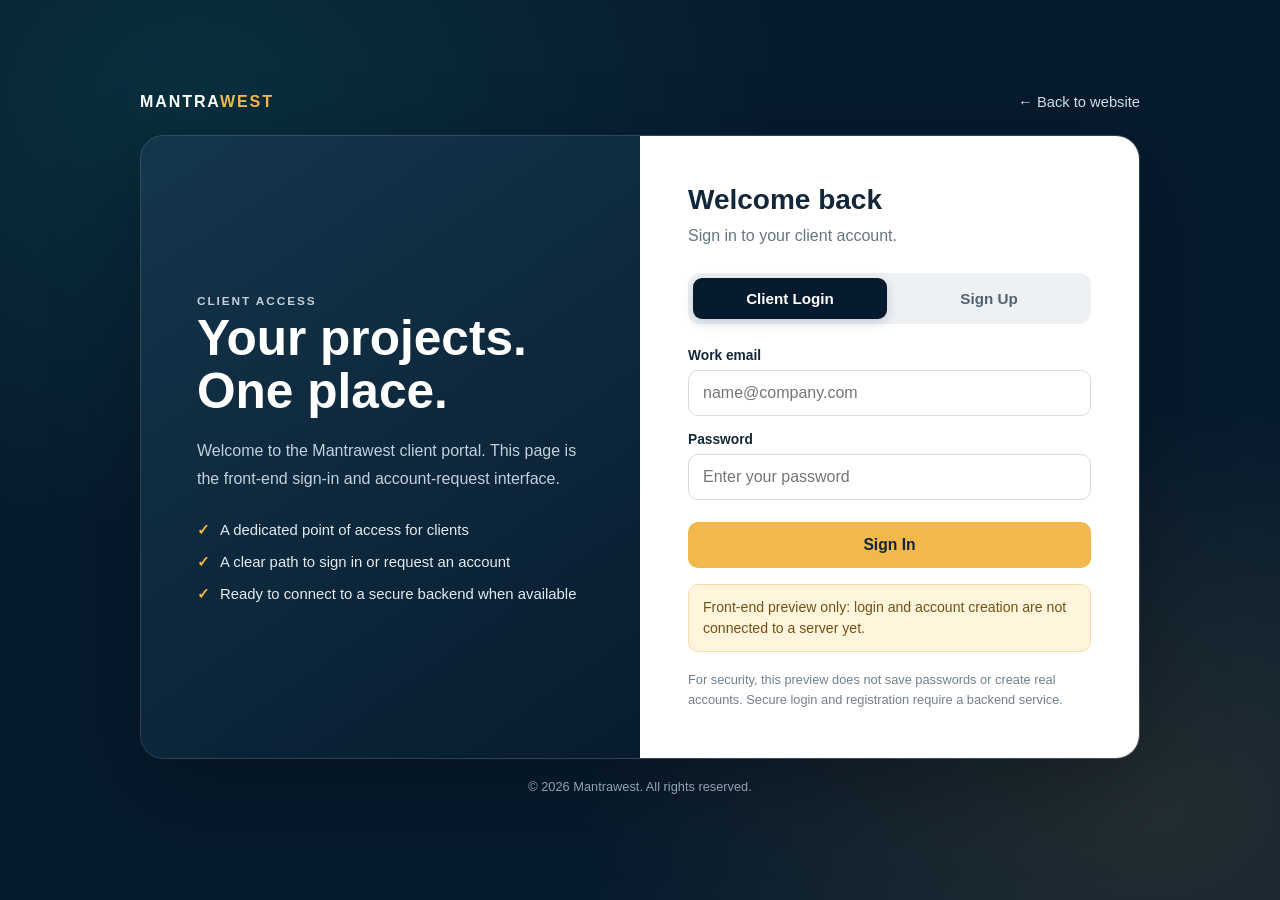
<file: portal.html>
<!doctype html>
<html lang="en">
  <head>
    <meta charset="UTF-8" />
    <meta name="viewport" content="width=device-width, initial-scale=1.0" />
    <meta name="theme-color" content="#071B2E" />
    <title>Client Portal | Mantrawest</title>
    <style>
      :root {
        --navy: #071b2e;
        --navy-light: #102c43;
        --amber: #f2b84b;
        --foam: #f4f7f8;
        --muted: #aab8c5;
        --white: #ffffff;
        --line: rgba(255, 255, 255, 0.14);
      }
      * {
        box-sizing: border-box;
      }
      body {
        margin: 0;
        min-height: 100vh;
        color: var(--white);
        font-family: Inter, Arial, sans-serif;
        background:
          radial-gradient(
            ellipse at 15% 10%,
            rgba(23, 184, 166, 0.13),
            transparent 38%
          ),
          radial-gradient(
            ellipse at 90% 90%,
            rgba(242, 184, 75, 0.12),
            transparent 35%
          ),
          var(--navy);
        display: grid;
        place-items: center;
        padding: 28px 16px;
      }
      a {
        color: inherit;
      }
      .shell {
        width: min(100%, 1000px);
      }
      .topbar {
        display: flex;
        justify-content: space-between;
        align-items: center;
        gap: 18px;
        margin-bottom: 24px;
      }
      .brand {
        font-weight: 800;
        letter-spacing: 0.12em;
        font-size: 1rem;
      }
      .brand span {
        color: var(--amber);
      }
      .back {
        color: #d3dde5;
        text-decoration: none;
        font-size: 0.92rem;
      }
      .back:hover {
        color: var(--amber);
      }
      .layout {
        display: grid;
        grid-template-columns: 1fr 1fr;
        border: 1px solid var(--line);
        border-radius: 24px;
        overflow: hidden;
        box-shadow: 0 30px 90px rgba(0, 0, 0, 0.28);
        background: rgba(255, 255, 255, 0.035);
      }
      .intro {
        padding: clamp(28px, 5vw, 56px);
        background: linear-gradient(
          145deg,
          rgba(20, 54, 76, 0.96),
          rgba(7, 27, 46, 0.92)
        );
        display: flex;
        flex-direction: column;
        justify-content: center;
        min-height: 560px;
      }
      .eyebrow {
        color: var(--amber);
        text-transform: uppercase;
        letter-spacing: 0.16em;
        font-size: 0.74rem;
        font-weight: 800;
        margin: 0 0 18px;
      }
      h1 {
        font-size: clamp(2rem, 4vw, 3.1rem);
        line-height: 1.08;
        margin: 0 0 18px;
      }
      .intro p {
        color: #c3d0da;
        line-height: 1.75;
        margin: 0;
      }
      .points {
        list-style: none;
        padding: 0;
        margin: 28px 0 0;
        display: grid;
        gap: 14px;
      }
      .points li {
        display: flex;
        align-items: center;
        gap: 10px;
        color: #e4ebf0;
        font-size: 0.93rem;
      }
      .check {
        color: var(--amber);
        font-weight: 900;
      }
      .panel {
        padding: clamp(26px, 4vw, 48px);
        background: #fff;
        color: #12283a;
      }
      .panel h2 {
        margin: 0 0 8px;
        font-size: 1.75rem;
      }
      .sub {
        color: #657582;
        margin: 0 0 24px;
        line-height: 1.55;
      }
      .tabs {
        display: grid;
        grid-template-columns: 1fr 1fr;
        padding: 5px;
        gap: 5px;
        background: #edf1f4;
        border-radius: 12px;
        margin-bottom: 24px;
      }
      .tab {
        border: 0;
        border-radius: 9px;
        padding: 12px;
        background: transparent;
        color: #526270;
        font-weight: 700;
        cursor: pointer;
        font-size: 0.95rem;
      }
      .tab[aria-selected="true"] {
        background: var(--navy);
        color: white;
        box-shadow: 0 4px 12px rgba(7, 27, 46, 0.16);
      }
      .field {
        margin-bottom: 16px;
      }
      label {
        display: block;
        font-size: 0.86rem;
        font-weight: 700;
        margin-bottom: 7px;
      }
      input {
        width: 100%;
        padding: 13px 14px;
        border: 1px solid #d5dde3;
        border-radius: 10px;
        font: inherit;
        color: #12283a;
        background: #fff;
        outline: none;
        transition:
          border-color 0.2s,
          box-shadow 0.2s;
      }
      input:focus {
        border-color: #1e8b9c;
        box-shadow: 0 0 0 3px rgba(30, 139, 156, 0.13);
      }
      .submit {
        width: 100%;
        display: inline-flex;
        justify-content: center;
        align-items: center;
        border: 0;
        border-radius: 10px;
        padding: 14px 18px;
        margin-top: 6px;
        background: var(--amber);
        color: #142536;
        font-weight: 800;
        font-size: 0.98rem;
        cursor: pointer;
        transition:
          transform 0.2s,
          box-shadow 0.2s,
          background 0.2s;
      }
      .submit:hover {
        transform: translateY(-2px);
        box-shadow: 0 10px 24px rgba(242, 184, 75, 0.28);
        background: #ffca65;
      }
      .notice {
        display: none;
        padding: 12px 14px;
        border-radius: 10px;
        margin-top: 16px;
        line-height: 1.5;
        font-size: 0.88rem;
      }
      .notice.show {
        display: block;
      }
      .notice.info {
        background: #fff5dc;
        color: #725014;
        border: 1px solid #f4dfab;
      }
      .notice.error {
        background: #fff0ee;
        color: #8c2d21;
        border: 1px solid #f2c7c1;
      }
      .security-note {
        color: #71808c;
        font-size: 0.8rem;
        line-height: 1.55;
        margin: 18px 0 0;
      }
      .footer {
        text-align: center;
        color: #91a3b2;
        font-size: 0.8rem;
        margin-top: 20px;
      }
      @media (max-width: 720px) {
        .layout {
          grid-template-columns: 1fr;
        }
        .intro {
          min-height: auto;
          padding: 30px 26px;
        }
        .intro h1 {
          max-width: 520px;
        }
        .points {
          margin-top: 20px;
        }
        .panel {
          padding: 28px 24px;
        }
      }
    </style>
  </head>
  <body>
    <main class="shell">
      <header class="topbar">
        <div class="brand">MANTRA<span>WEST</span></div>
        <a class="back" href="./index.html">← Back to website</a>
      </header>

      <section class="layout" aria-label="Mantrawest client portal">
        <div class="intro">
          <p class="eyebrow">Client access</p>
          <h1>Your projects.<br />One place.</h1>
          <p>
            Welcome to the Mantrawest client portal. This page is the front-end
            sign-in and account-request interface.
          </p>
          <ul class="points">
            <li>
              <span class="check">✓</span> A dedicated point of access for
              clients
            </li>
            <li>
              <span class="check">✓</span> A clear path to sign in or request an
              account
            </li>
            <li>
              <span class="check">✓</span> Ready to connect to a secure backend
              when available
            </li>
          </ul>
        </div>

        <div class="panel">
          <h2 id="formTitle">Welcome back</h2>
          <p class="sub" id="formSubtitle">Sign in to your client account.</p>

          <div class="tabs" role="tablist" aria-label="Choose an option">
            <button
              class="tab"
              type="button"
              role="tab"
              aria-selected="true"
              id="loginTab"
            >
              Client Login
            </button>
            <button
              class="tab"
              type="button"
              role="tab"
              aria-selected="false"
              id="signupTab"
            >
              Sign Up
            </button>
          </div>

          <form id="portalForm" novalidate>
            <div class="field" id="nameField" hidden>
              <label for="fullName">Full name</label>
              <input
                id="fullName"
                name="fullName"
                type="text"
                autocomplete="name"
                placeholder="Enter your full name"
              />
            </div>
            <div class="field">
              <label for="email">Work email</label>
              <input
                id="email"
                name="email"
                type="email"
                autocomplete="email"
                placeholder="name@company.com"
                required
              />
            </div>
            <div class="field">
              <label for="password">Password</label>
              <input
                id="password"
                name="password"
                type="password"
                autocomplete="current-password"
                placeholder="Enter your password"
                required
              />
            </div>
            <button class="submit" id="submitButton" type="submit">
              Sign In
            </button>
            <div class="notice info show" id="notice" role="status">
              Front-end preview only: login and account creation are not
              connected to a server yet.
            </div>
          </form>
          <p class="security-note">
            For security, this preview does not save passwords or create real
            accounts. Secure login and registration require a backend service.
          </p>
        </div>
      </section>
      <p class="footer">
        © <span id="year"></span> Mantrawest. All rights reserved.
      </p>
    </main>

    <script>
      (() => {
        const loginTab = document.getElementById("loginTab");
        const signupTab = document.getElementById("signupTab");
        const nameField = document.getElementById("nameField");
        const fullName = document.getElementById("fullName");
        const password = document.getElementById("password");
        const formTitle = document.getElementById("formTitle");
        const formSubtitle = document.getElementById("formSubtitle");
        const submitButton = document.getElementById("submitButton");
        const notice = document.getElementById("notice");
        const form = document.getElementById("portalForm");
        let mode = "login";

        function setMode(nextMode) {
          mode = nextMode;
          const signingUp = mode === "signup";
          loginTab.setAttribute("aria-selected", String(!signingUp));
          signupTab.setAttribute("aria-selected", String(signingUp));
          nameField.hidden = !signingUp;
          fullName.required = signingUp;
          password.autocomplete = signingUp
            ? "new-password"
            : "current-password";
          formTitle.textContent = signingUp
            ? "Request an account"
            : "Welcome back";
          formSubtitle.textContent = signingUp
            ? "Enter your details to request client access."
            : "Sign in to your client account.";
          submitButton.textContent = signingUp ? "Request Account" : "Sign In";
          notice.className = "notice info show";
          notice.textContent =
            "Front-end preview only: login and account creation are not connected to a server yet.";
        }

        loginTab.addEventListener("click", () => setMode("login"));
        signupTab.addEventListener("click", () => setMode("signup"));

        form.addEventListener("submit", (event) => {
          event.preventDefault();
          notice.className = "notice info show";
          notice.textContent =
            mode === "signup"
              ? "Your form looks ready, but account creation cannot be completed until a backend is connected. No information has been saved."
              : "Login cannot be verified because no authentication backend is connected. No password has been saved.";
        });

        document.getElementById("year").textContent = new Date().getFullYear();
      })();
    </script>
  </body>
</html>
</file>
